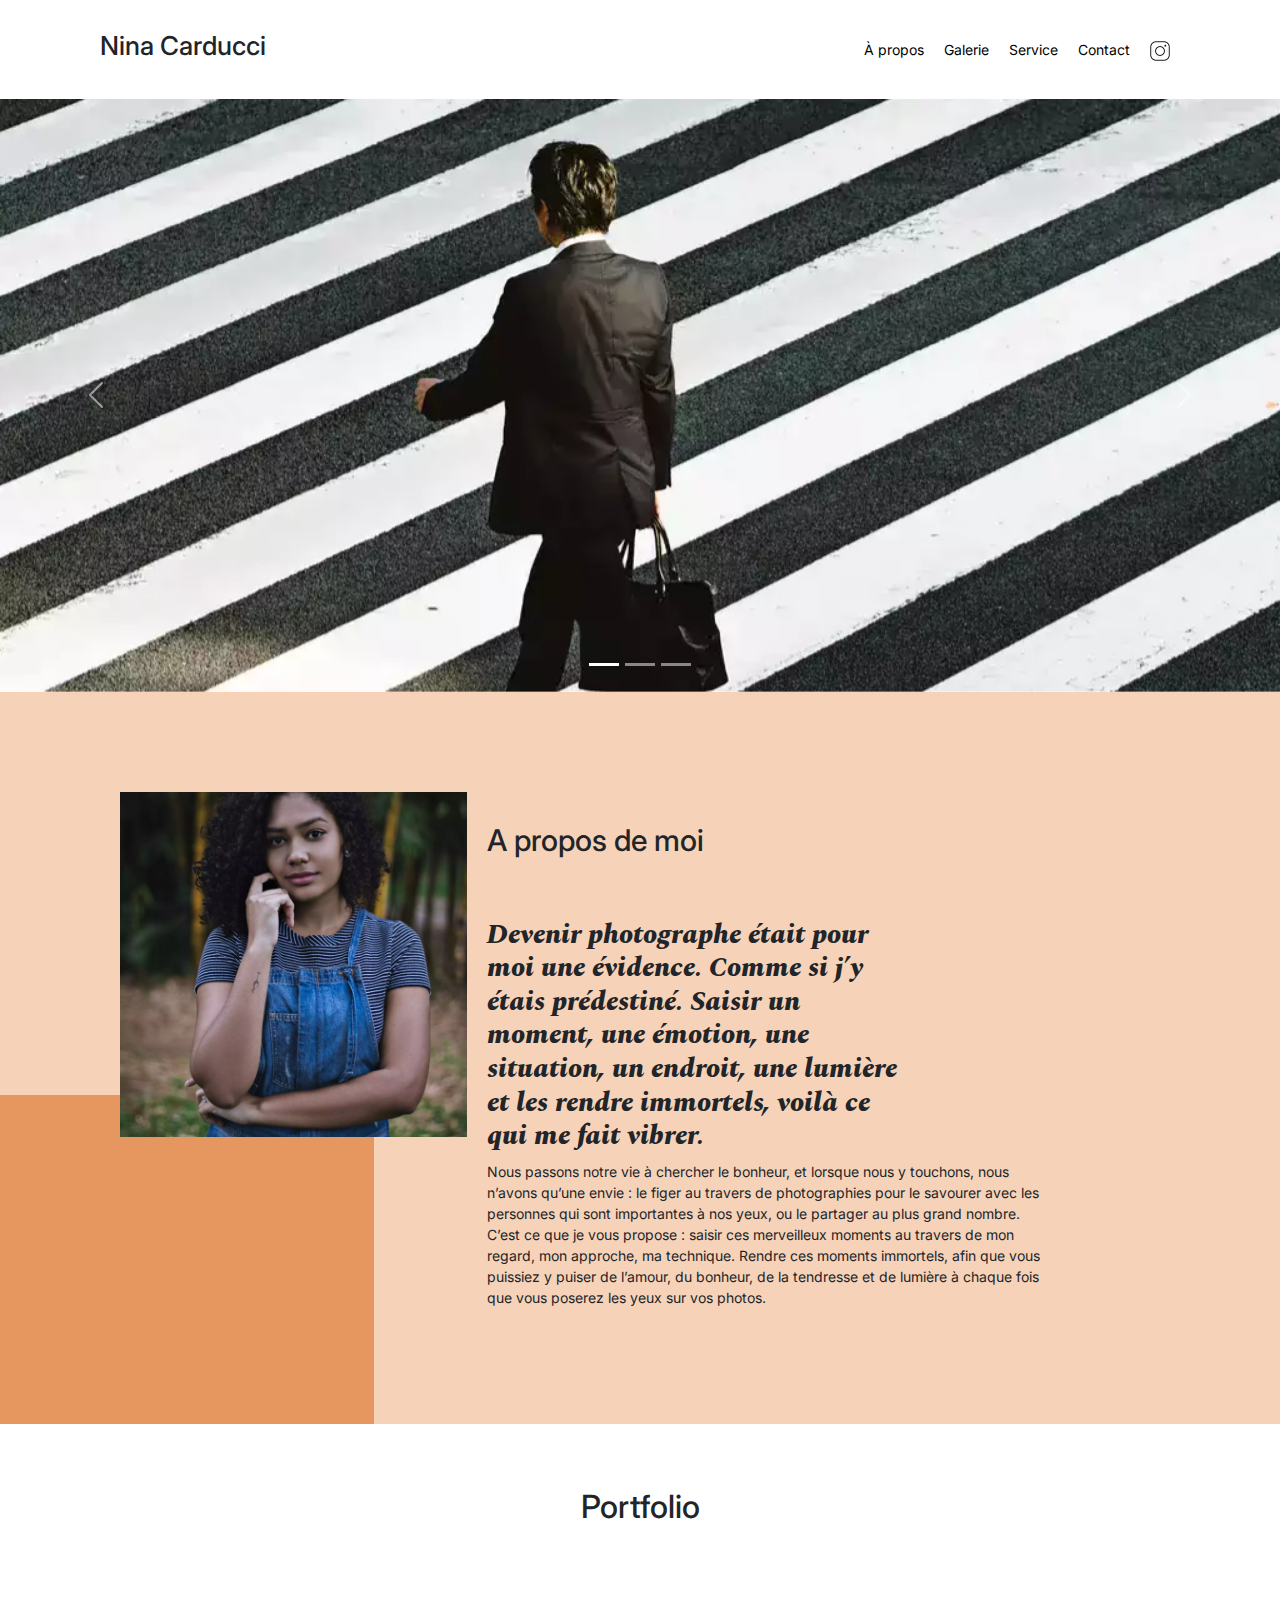
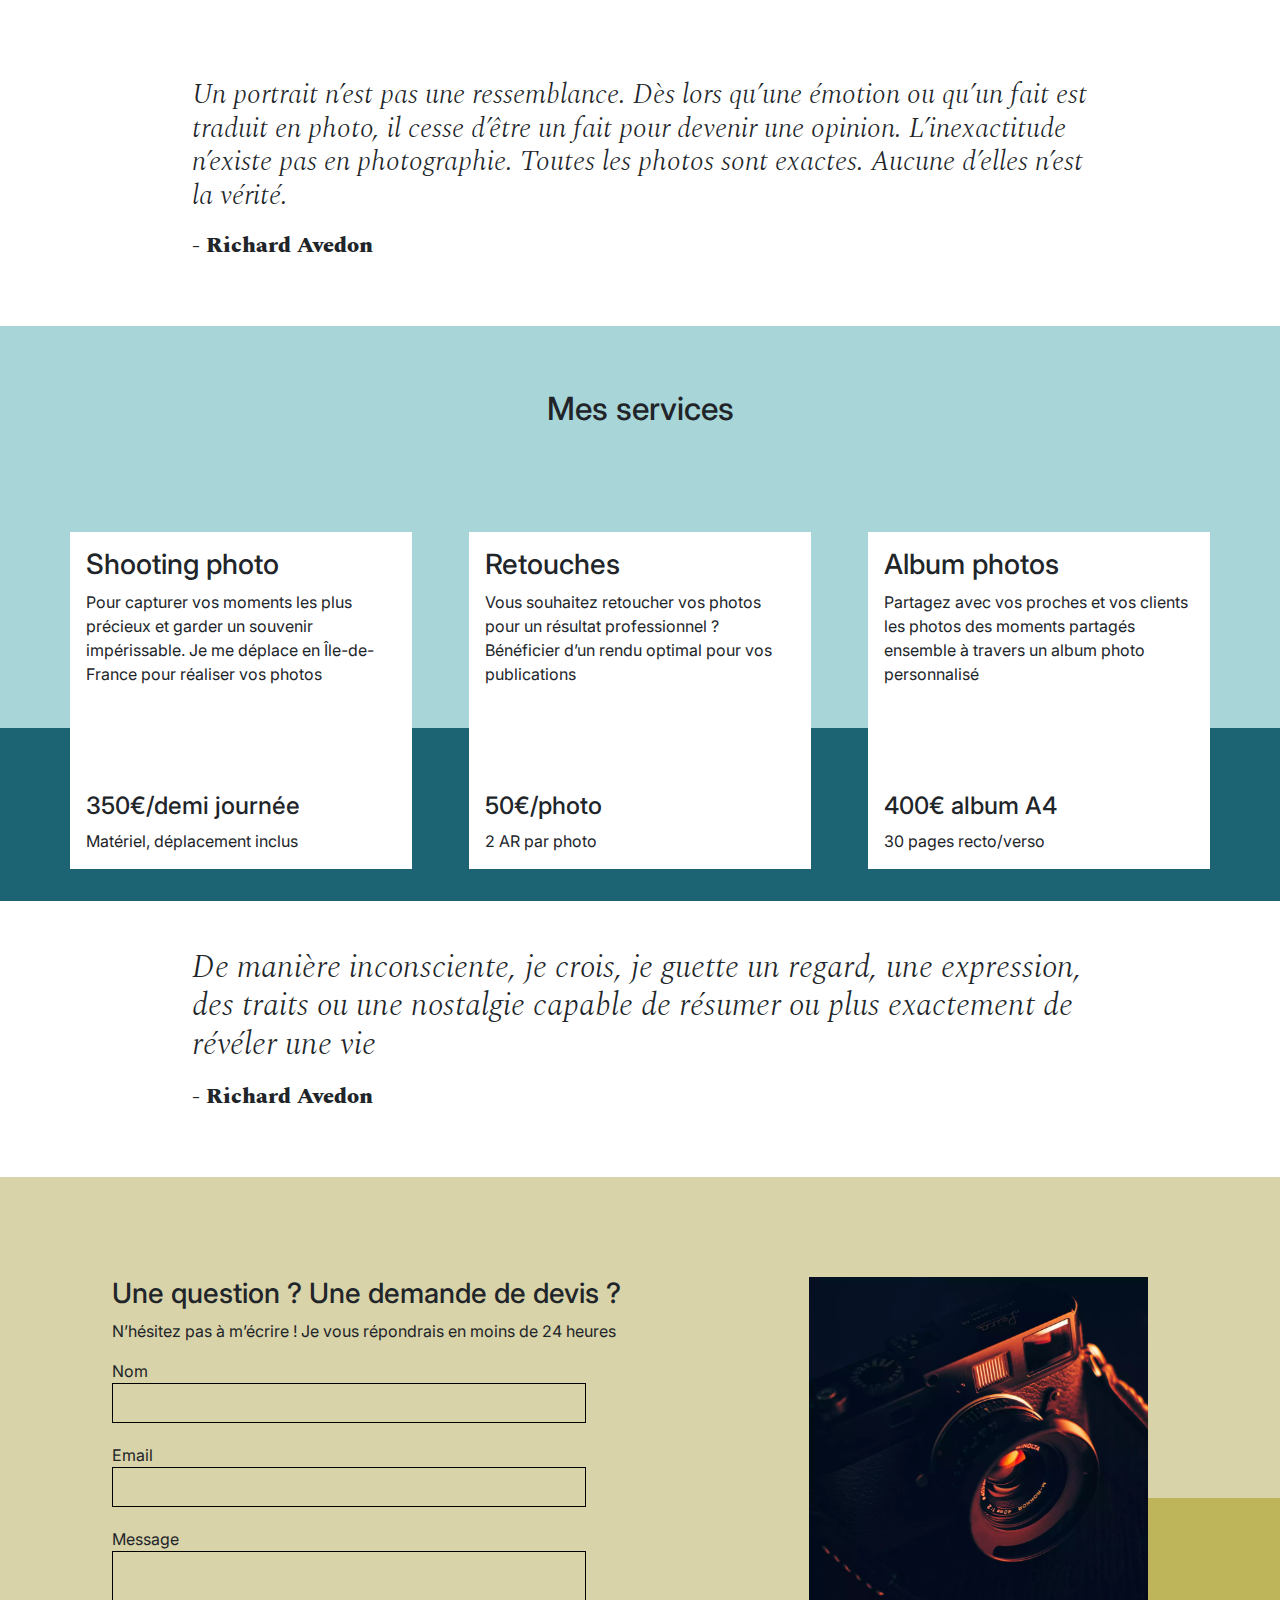
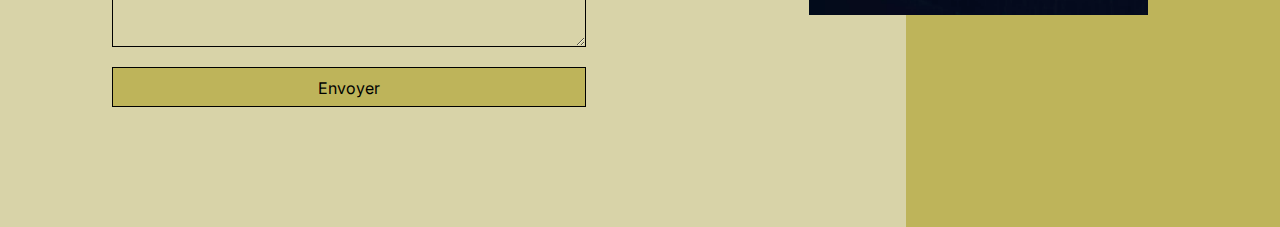
<file: index.html>
<!DOCTYPE html>
<html lang="fr">

<head>
	<title>Nina Carducci - Photographe Professionnelle - Bordeaux</title>
	<meta name="viewport" content="width=device-width, initial-scale=1.0" />
	<meta name="description"
		content="Nina Carducci, photographe professionnelle à Bordeaux, capture vos instants les plus merveilleux" />
	<meta name="robot" content="index, follow" />
	<meta charset="UTF-8">
	<meta name="language" content="fr"/>

	<meta property="og:title" content="Nina Carducci - Photographe Professionnelle - Bordeaux" />
	<meta property="og:type" content="website" />
	<meta property="og:url" content="https://camillesilene.github.io/" />
	<meta property="og:description"
		content="Nina Carducci, photographe professionnelle à Bordeaux, capture vos instants les plus merveilleux" />

	<meta name=”twitter:card” content=”summary_large_image” />
	<meta property="twitter:title" content="Nina Carducci - Photographe Professionnelle - Bordeaux" />
	<meta property="twitter:url" content="https://camillesilene.github.io/" />
	<meta property="twitter:description" content="Nina Carducci, photographe professionnelle à Bordeaux" />


	<link href="https://cdn.jsdelivr.net/npm/bootstrap@5.3.3/dist/css/bootstrap.min.css" rel="stylesheet"
		integrity="sha384-QWTKZyjpPEjISv5WaRU9OFeRpok6YctnYmDr5pNlyT2bRjXh0JMhjY6hW+ALEwIH" crossorigin="anonymous">
	<link rel="stylesheet" href="./assets/style.min.css">
	<link rel="preconnect" href="https://fonts.googleapis.com">
	<link rel="preconnect" href="https://fonts.gstatic.com" crossorigin>
	<link
		href="https://fonts.googleapis.com/css2?family=Inter&family=Spectral:ital,wght@0,400;1,300;1,400;1,800&display=swap"
		rel="stylesheet">




</head>

<body>
	<div class="top-header">
		<h1 class="name">Nina Carducci</h1>
		<div class="nav">
			<ul>
				<li><a href="#about">À propos</a></li>
				<li><a href="#gallery">Galerie</a></li>
				<li><a href="#services">Service</a></li>
				<li><a href="#contact">Contact</a></li>
				<li><a class="social-link" href="https://www.instagram.com/ninacarducci.photo/?hl=fr" target="_blank"
						aria-label="Instagram Nina Carducci"><img src="assets/images/webPinstagram-min.webp"
							alt="Logo Instagram"></a></li>
			</ul>
		</div>
	</div>
	<div id="header">

		<div id="carouselExampleIndicators" class="carousel slide" data-bs-ride="carousel">
			<div class="carousel-indicators">
				<button type="button" data-bs-target="#carouselExampleIndicators" data-bs-slide-to="0" class="active"
					aria-current="true" aria-label="Slide 1"></button>
				<button type="button" data-bs-target="#carouselExampleIndicators" data-bs-slide-to="1"
					aria-label="Slide 2"></button>
				<button type="button" data-bs-target="#carouselExampleIndicators" data-bs-slide-to="2"
					aria-label="Slide 3"></button>
			</div>
			<div class="carousel-inner">
				<div class="carousel-item active">
					<picture>
						<img src="./assets/images/slider/960/webP960-ryoji-iwata-min.webp" srcset="./assets/images/slider/1024/webP1024-ryoji-iwata-min.webp 1024w, 
				./assets/images/slider/768/webP768-ryoji-iwata-min.webp 768w,
				./assets/images/slider/320/webP320-ryoji-iwata-min.webp 320w" title="Ryoji Iwata" class="d-block w-100"
							alt="homme en costume traversant un passage piéton" sizes="100vw">
					</picture>
				</div>
				<div class="carousel-item">
					<picture>
						<img src="./assets/images/slider/960/webP960-nicholas-green.webp" srcset="./assets/images/slider/1024/webP1024-nicholas-green.webp 1024w,				
				./assets/images/slider/768/webP768-nicholas-green.webp 768w,
				./assets/images/slider/320/web320-nicholas-green.webp 320w" class="d-block w-100" title="Nicholas Green"
							alt="Foule lors d'un concert" sizes="100vw">

					</picture>
				</div>
				<div class="carousel-item">
					<picture>
						<img src="./assets/images/slider/960/webP960-edward-cisneros.webp" srcset="./assets/images/slider/1024/webP1024-edward-cisneros.webp 1024w, 
				./assets/images/slider/768/webP768-edward-cisneros.webp 768w,
				./assets/images/slider/320/webP320-edward-cisneros.webp 320w" class="d-block w-100" title="Edward Cisneros"
							alt="Couple de mariés qui s'embrassent" sizes="100vw">
					</picture>
				</div>
			</div>
			<button class="carousel-control-prev" type="button" data-bs-target="#carouselExampleIndicators"
				data-bs-slide="prev" aria-label="précédent">
				<span class="carousel-control-prev-icon" aria-hidden="true"></span>
				<span class="visually-hidden">Previous</span>
			</button>
			<button class="carousel-control-next" type="button" data-bs-target="#carouselExampleIndicators"
				data-bs-slide="next" aria-label="suivant">
				<span class="carousel-control-next-icon" aria-hidden="true"></span>
				<span class="visually-hidden">Next</span>
			</button>
		</div>
	</div>
	<div id="about">
		<div class="picture left">
			<img src="./assets/images/webPnina-min.webp" title="Nina Carducci" alt="Photo de Nina Carducci">
		</div>
		<div id="about-me">
			<h2 class="about-me__title">A propos de moi</h2>
			<h3 class="about-me__introduction">Devenir photographe était pour moi une évidence. Comme si j’y étais
				prédestiné. Saisir un moment, une émotion, une situation, un endroit, une lumière et les rendre
				immortels, voilà ce qui me fait vibrer.</h3>
			<p>Nous passons notre vie à chercher le bonheur, et lorsque nous y touchons, nous n’avons qu’une envie : le
				figer au travers de photographies pour le savourer avec les personnes qui sont importantes à nos yeux,
				ou le partager au plus grand nombre.
				C’est ce que je vous propose : saisir ces merveilleux moments au travers de mon regard, mon approche, ma
				technique. Rendre ces moments immortels, afin que vous puissiez y puiser de l’amour, du bonheur, de la
				tendresse et de lumière à chaque fois que vous poserez les yeux sur vos photos.</p>
		</div>
	</div>
	<div id="gallery">
		<h2 class="title">Portfolio</h2>
		<div class="container py-3">
			<div class="gallery" style="display: none">

				<img data-gallery-tag="Concert" class="gallery-item"
					src="./assets/images/gallery/concerts/webPaaron-paul-min.webp" title="Concert - Aaron Paul"
					alt="Salle de concert avec des lumières rouges" height="440" width="440" />

				<img data-gallery-tag="Entreprises" class="gallery-item"
					src="./assets/images/gallery/entreprise/webPali-morshedlou-min.webp"
					title="Entreprise - Ali Morshedlou" alt="Photo d'un homme en costume, les bras croisés" height="440"
					width="440" />

				<img data-gallery-tag="Entreprises" class="gallery-item"
					src="./assets/images/gallery/entreprise/webPjason-goodman-min.webp"
					title="Entreprise - Jason Goodman" alt="Femme souriante en réunion" height="440" width="440" />

				<img data-gallery-tag="Mariages" class="gallery-item"
					src="./assets/images/gallery/mariage/webPhannah-busing-min.webp" title="Mariage - Hannah Busing"
					alt="Mains de jeunes mariés" height="440" width="440" />

				<img data-gallery-tag="Portrait" class="gallery-item"
					src="./assets/images/gallery/portraits/webPade-tunji-min.webp" title="Portrait - Ade Tunji"
					alt="Homme fermant les yeux" height="440" width="440" />

				<img data-gallery-tag="Mariages" class="gallery-item"
					src="./assets/images/gallery/mariage/webPjakob-owens-min.webp" title="Mariage - Jakob Owens"
					alt="Jeunes mariés riant en se tenant la main" height="440" width="440" />

				<img data-gallery-tag="Portrait" class="gallery-item"
					src="./assets/images/gallery/portraits/webPnino-van-prattenburg-min.webp"
					title="Portrait - Nino Van Prattenburg" alt="Jeune femme avec des lunettes" height="440"
					width="440" />

				<img data-gallery-tag="Concert" class="gallery-item"
					src="./assets/images/gallery/concerts/webPaustin-neill-min.webp" title="Concert - Austin Neill"
					alt="Chanteur la main en l'air" height="440" width="440" />

				<img data-gallery-tag="Entreprises" class="gallery-item"
					src="./assets/images/gallery/entreprise/webPmateus-campos-felipe-min.webp"
					title="Entreprise - Mateus Campos" alt="Femme qui rit devant un pc portable" height="440"
					width="440" />

			</div>
		</div>
		<div class="quote">
			<figure>
				<blockquote>
					<h3 class="quote__text">Un portrait n’est pas une ressemblance. Dès lors qu’une émotion ou qu’un
						fait est traduit en photo, il cesse d’être un fait pour devenir une opinion. L’inexactitude
						n’existe pas en photographie. Toutes les photos sont exactes. Aucune d’elles n’est la vérité.
					</h3>
				</blockquote>
				<figcaption class="quote__author">- Richard Avedon</figcaption>
			</figure>
		</div>
	</div>
	<div id="services">
		<h2 class="title">Mes services</h2>
		<div class="container">
			<div class="service">
				<div class="service__description">
					<h3>Shooting photo</h3>
					<p>Pour capturer vos moments les plus précieux et garder un souvenir impérissable. Je me déplace en
						Île-de-France pour réaliser vos photos</p>
				</div>
				<div class="service__price">
					<h4>350€/demi journée</h4>
					<span>Matériel, déplacement inclus</span>
				</div>

			</div>
			<div class="service">
				<div class="service__description">
					<h3>Retouches</h3>
					<p>Vous souhaitez retoucher vos photos pour un résultat professionnel ? Bénéficier d’un rendu
						optimal pour vos publications</p>
				</div>
				<div class="service__price">
					<h4>50€/photo</h4>
					<span>2 AR par photo</span>
				</div>
			</div>
			<div class="service">
				<div class="service__description">
					<h3>Album photos</h3>
					<p>Partagez avec vos proches et vos clients les photos des moments partagés ensemble à travers un
						album photo personnalisé</p>
				</div>
				<div class="service__price">
					<h4>400€ album A4</h4>
					<span>30 pages recto/verso</span>
				</div>
			</div>
		</div>
	</div>
	<div class="quote">
		<figure>
			<blockquote>
				<h2 class="quote__text">De manière inconsciente, je crois, je guette un regard, une expression, des
					traits ou une nostalgie capable de résumer ou plus exactement de révéler une vie</h2>
			</blockquote>
			<figcaption class="quote__author">- Richard Avedon</figcaption>
		</figure>
	</div>
	<div id="contact">
		<div class="container">
			<div class="form-container">
				<h3>Une question ? Une demande de devis ?</h3>
				<p> N’hésitez pas à m’écrire ! Je vous répondrais en moins de 24 heures</p>
				<form action="#" method="post">
					<label for="nom">Nom</label>
					<input type="text" name="nom" id="nom">
					<label for="email">Email</label>
					<input type="email" name="email" id="email">
					<label for="message">Message</label>
					<textarea name="message" id="message" cols="30" rows="10"></textarea>
					<input type="submit" value="Envoyer" />
				</form>
			</div>
			<div class="picture right">
				<img src="./assets/images/webPcamera-min.webp" title="Appareil Photo" alt="Appareil photo">
			</div>
		</div>
	</div>
	<script defer src="https://code.jquery.com/jquery-3.4.1.min.js"
		integrity="sha256-CSXorXvZcTkaix6Yvo6HppcZGetbYMGWSFlBw8HfCJo=" crossorigin="anonymous"></script>
	<script defer src="https://cdn.jsdelivr.net/npm/bootstrap@5.3.3/dist/js/bootstrap.bundle.min.js"
		integrity="sha384-YvpcrYf0tY3lHB60NNkmXc5s9fDVZLESaAA55NDzOxhy9GkcIdslK1eN7N6jIeHz"
		crossorigin="anonymous"></script>
	<script defer src="./assets/maugallery.min.js"></script>
	<script defer src="./assets/scripts.min.js"></script>
	<script type="application/ld+json">
	{
	"@context":"https://schema.org/",
	"@type":"LocalBusiness",
	"name":"Nina Carducci",
	"image": "https://camillesilene.github.io/assets/images/webPcamera-min.webp",	
	"url":"https://camillesilene.github.io/",	
	"telephone":"05 56 67 78 89",
	"priceRange": "50€ - 400€",
	"address":{
		"@type":"postalAddress",
		"streetAddress":"68 avenue alsace-lorraine",
		"addressLocality":"Bordeaux",
		"postalCode":"33200",
		"addressCountry": "FR"
	},
	"geo": {
		"@type": "GeoCoordinates",
		"latitude": 44.846806,
		"longitude": -0.607187
	  },
	  "openingHoursSpecification": {
		"@type": "OpeningHoursSpecification",
		"dayOfWeek": [
		  "Monday",
		  "Tuesday",
		  "Wednesday",
		  "Thursday",
		  "Friday"
		],
		"opens": "10:00",
		"closes": "19:00"
	  },
	  "sameAs": "https://www.instagram.com/ninacarducci.photo/?hl=fr" 
	}
</script>
</body>

</html>
</file>
<file: assets/style.min.css>
body{max-width:1920px;margin:auto}*{font-family:'Inter';font-style:normal}.top-header{background-color:#fff;position:sticky;top:0;z-index:1000;display:flex;justify-content:space-between;padding-inline:100px;padding-block:30px;align-items:center}.top-header .name{font-size:26px}.nav ul{display:flex;list-style-type:none;font-size:14px;margin-bottom:0}.nav li{padding-inline:10px}.nav a{text-decoration:none;color:#000}.social-link img{width:20px}#about{display:flex;background-color:#F6D2B8;padding-inline:100px;padding-block:100px;position:relative}.picture.left::before{content:' ';background-color:#E5975F;width:374px;height:329px;position:absolute;bottom:0;left:0;z-index:-1}.picture{flex:1;margin:0 20px;z-index:0}.picture img{width:100%}#about-me{flex:2}.about-me__title{margin-top:1em;margin-bottom:60px;font-size:30px}.about-me__introduction{font-family:'Spectral';font-weight:800;font-style:italic;width:60%}#about-me p{width:80%;font-size:14px}.title{text-align:center;padding-block:2em}.gallery .nav{justify-content:center}.nav-pills .nav-link.active,.nav-pills .show>.nav-link{color:#000;background-color:#BEB45A;border-radius:0}.nav-pills .nav-link{color:#000;cursor:pointer}.item-column{position:relative;margin-bottom:0!important;padding:0;cursor:pointer}.item-column::after{content:"";display:block;padding-bottom:100%}.gallery-item{position:absolute;width:100%;height:100%;object-fit:cover;padding:.5em}.mg-prev,.mg-next{width:30px;height:30px;border-radius:0%;justify-content:center;align-items:center;display:flex;font-size:24px}.quote{font-family:'Spectral';font-style:italic;width:70%;margin:auto;padding-block:3em}.quote__text{font-family:Spectral;font-style:italic;font-weight:300}.quote__author{font-family:Spectral;font-weight:800;font-size:22px}#services{margin:auto;background-color:#A8D5D8;position:relative}#services .container::before{content:' ';background-color:#1C6474;position:absolute;width:100%;height:30%;bottom:0;left:0;z-index:0}#services .container{justify-content:space-between;display:flex;padding:2em 0}.service{background-color:#fff;max-width:390px;width:30%;height:337px;padding:1em;display:flex;flex-direction:column;justify-content:space-between;z-index:1}#contact{margin:auto;background-color:#D8D3A8;position:relative;padding-inline:100px;padding-block:100px}#contact .container{display:flex}.picture.right::before{content:' ';background-color:#BEB45A;width:374px;height:329px;position:absolute;bottom:0;right:0;z-index:-1}.form-container{flex:2}form{display:flex;flex-direction:column;width:70%;align-items:flex-start}form input{width:100%;background-color:#fff0;border:solid 1px;height:2.5em;margin-bottom:20px}form textarea{width:100%;background-color:#fff0;border:solid 1px;height:5em;line-height:2.5em;font-size:1.2em;margin-bottom:20px}input[type="submit"]{background-color:#BEB45A;padding:.5em 1em}@media all and (max-width:1180px){.picture{flex:2}#about,#contact .container{align-items:center}.about-me__title{margin-top:0;margin-bottom:1em}#about-me h6,#about-me p{width:100%}}@media all and (max-width:1000px){#about{flex-direction:column}.picture{width:50%}.picture.left::before{width:100%;height:30%;position:absolute;bottom:auto;top:0;left:0;z-index:-1}.about-me__title{text-align:center;margin-top:1em}#services .container{flex-direction:column}.service{width:100%;max-width:100%;height:auto;margin:2em 0}.service__description{margin-bottom:1em}#services .container::before{width:30%;height:100%;bottom:0;right:0;left:auto;z-index:0}#contact .container{flex-direction:column}#contact .picture.right{margin-top:1em}.picture.right::before{width:100%;height:30%;position:absolute;bottom:0;right:0;z-index:-1}}@media all and (max-width:650px){.top-header{flex-direction:column;padding-inline:0}.top-header .nav,.top-header .nav ul{width:100%;padding:0 0 0 0}.top-header .nav li{flex:1;padding-block:1em;text-align:center}.picture.left::before,.picture.right::before{height:150px}#services .container{align-items:center}.service{max-width:90%}#about,#contact{padding-inline:2em;padding-block:2em}form{width:100%}.picture{width:80%}}
</file>
